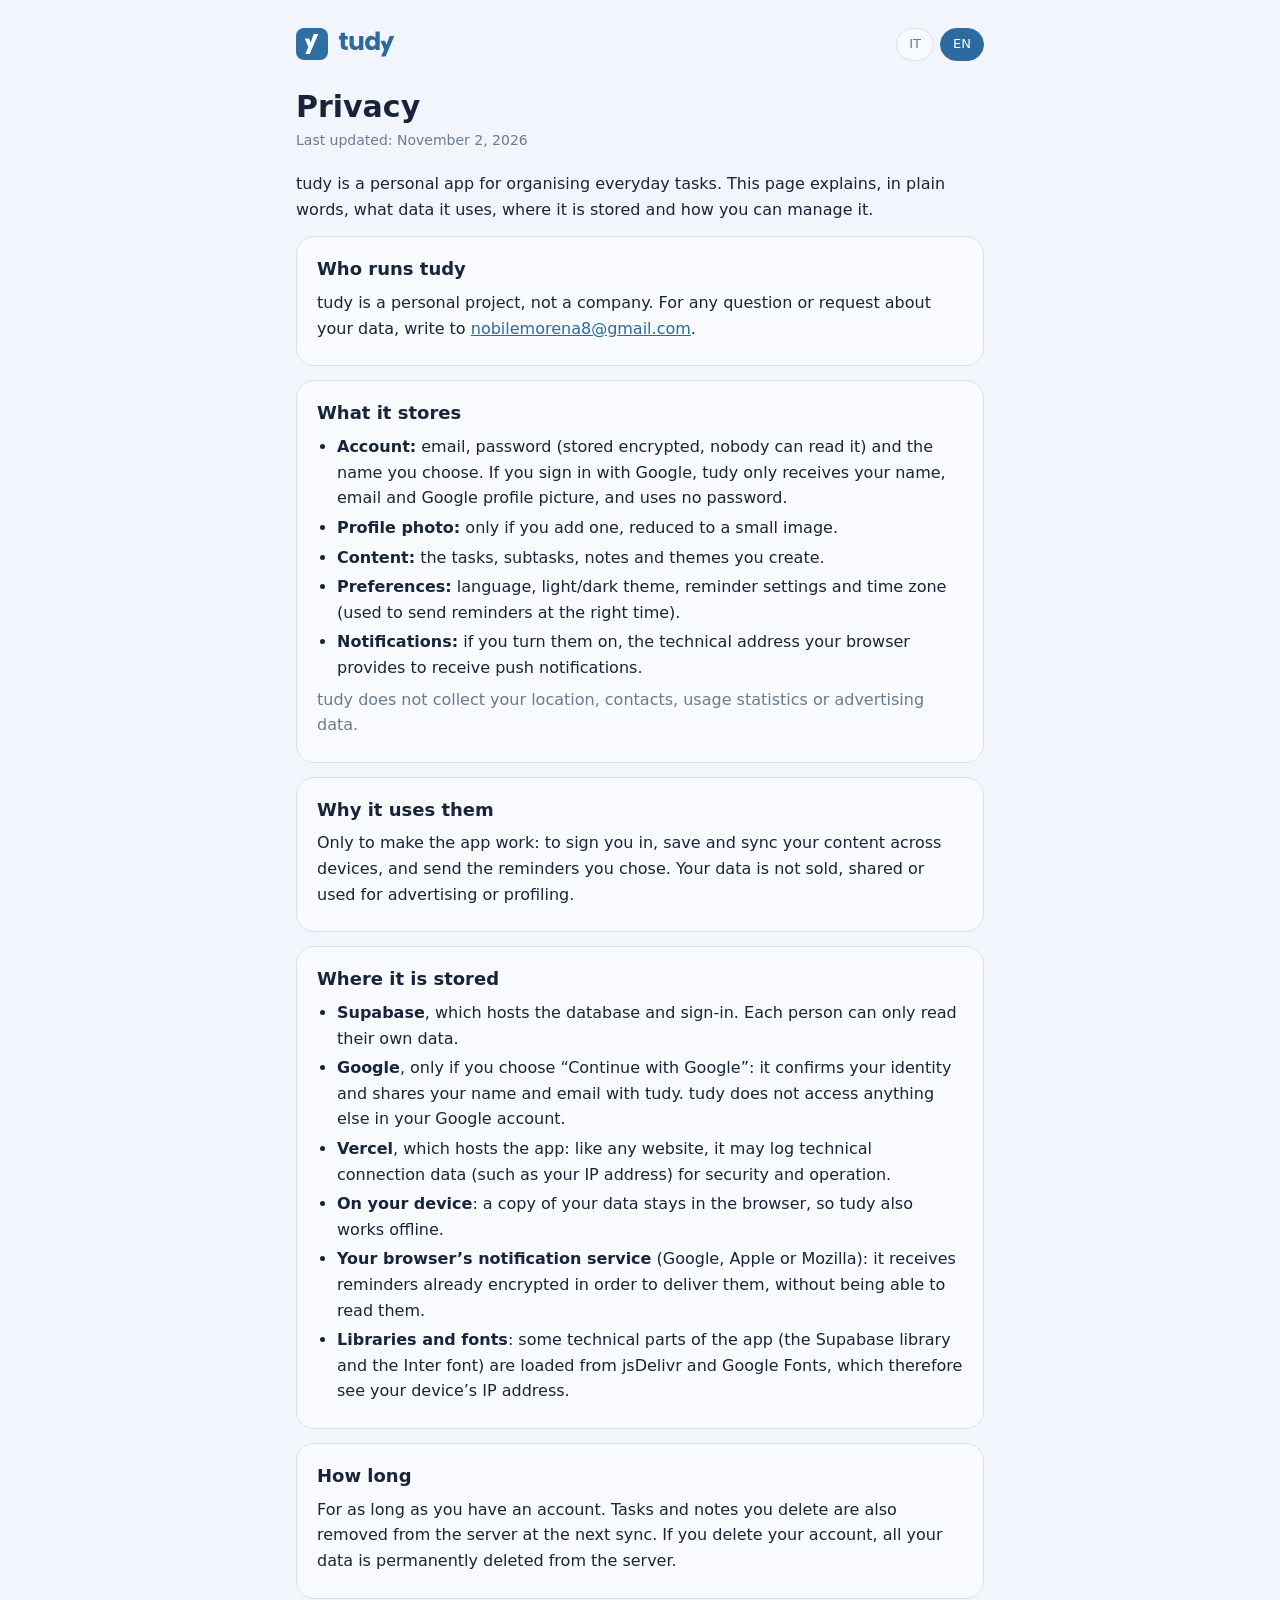
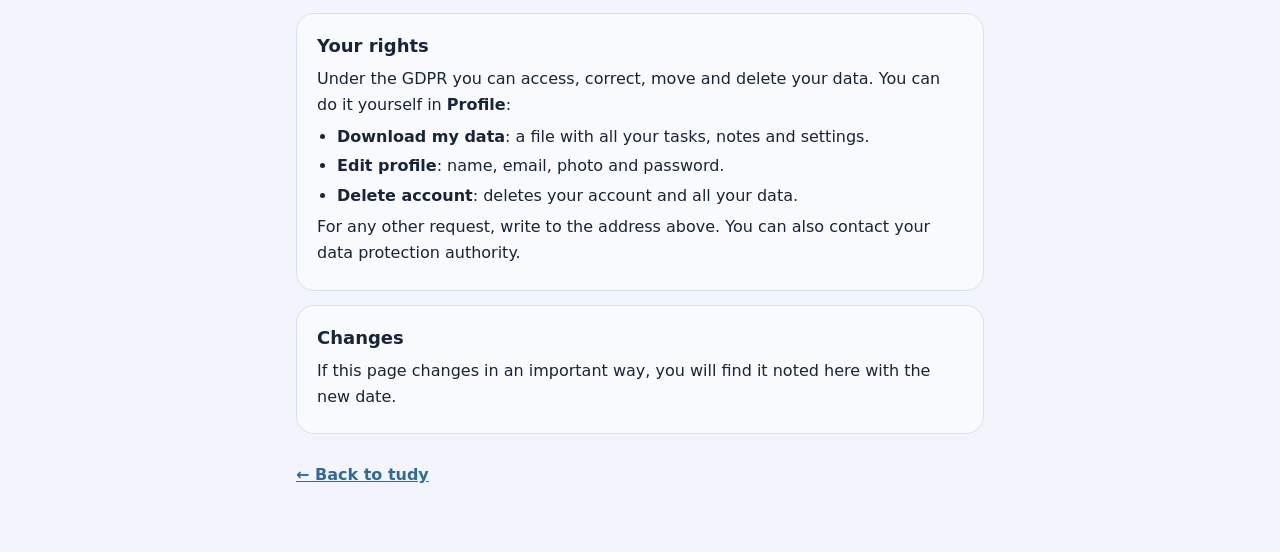
<file: privacy.html>
<!DOCTYPE html>
<html lang="it">
<head>
<meta charset="UTF-8">
<meta name="viewport" content="width=device-width, initial-scale=1, viewport-fit=cover">
<meta name="theme-color" content="#0c1424">
<link rel="icon" type="image/png" sizes="64x64" href="icons/favicon-64.png">
<title>tudy · Privacy</title>
<style>
:root{--bg:#f2f6fc;--sf:#f8fafd;--bd:#d5e1f0;--ac:#2c6aa0;--acs:#2c6aa0;--tx:#17243a;--mu:#6b7a90}
.dark{--bg:#0c1424;--sf:#151c2c;--bd:#1f3a57;--ac:#2f6fa3;--acs:#7fb1dc;--tx:#f2f5fa;--mu:#8a97ab}
*{box-sizing:border-box}
body{margin:0;font:16px/1.6 Inter,system-ui,-apple-system,"Segoe UI",Roboto,sans-serif;background:var(--bg);color:var(--tx)}
main{max-width:720px;margin:0 auto;padding:calc(28px + env(safe-area-inset-top)) 16px 64px}
.top{display:flex;align-items:center;justify-content:space-between;gap:12px}
.logo{display:flex;align-items:center;gap:10px;font-weight:700;font-size:22px;color:var(--acs);text-decoration:none}
.logo svg:first-child{width:32px;height:32px}.logo{position:relative}
.lang{display:flex;gap:6px}
.lang button{border:1px solid var(--bd);background:var(--sf);color:var(--mu);border-radius:999px;padding:5px 12px;font:inherit;font-size:13px;cursor:pointer}
.lang button.on{background:var(--ac);border-color:var(--ac);color:#fff}
h1{font-size:30px;line-height:1.2;margin:28px 0 4px}
.date{color:var(--mu);font-size:14px;margin:0}
.lead{margin:20px 0 8px}
section{background:var(--sf);border:1px solid var(--bd);border-radius:18px;padding:18px 20px;margin-top:14px}
h2{font-size:18px;margin:0 0 6px}
p{margin:6px 0}ul{margin:6px 0;padding-left:20px}li{margin:4px 0}
.mu{color:var(--mu)}a{color:var(--acs)}
.back{display:inline-block;margin-top:28px;font-weight:600}
[data-l]{display:none}html[lang=it] [data-l=it],html[lang=en] [data-l=en]{display:block}
</style>
</head>
<body>
<main>
 <div class="top">
  <a class="logo" href="./"><svg viewBox="0 0 64 64" aria-hidden="true"><rect width="64" height="64" rx="16" fill="#2f6fa3"/><g transform="translate(13.79 39.12) scale(0.04860)"><mask id="pic" maskUnits="userSpaceOnUse" x="-301" y="-858" width="1233" height="1423"><rect x="-301" y="-858" width="1233" height="1423" fill="#fff"/><rect x="-201" y="-758" width="520" height="390" fill="#000"/></mask><path d="M632 -558 282 265H98L226 -19L-1 -558H190L319 -209L447 -558Z" fill="#fff" mask="url(#pic)"/></g></svg><svg viewBox="-20 -760 2282 1045" style="height:26px;width:auto" aria-hidden="true"><defs><mask id="wmp"><rect x="-40" y="-780" width="2342" height="1105" fill="#fff"/><rect x="609" y="-1558" width="1320" height="1190" fill="#000"/></mask></defs><path d="M373 -145V0H286Q193 0 141 -46Q89 -91 89 -194V-416H21V-558H89V-694H260V-558H372V-416H260V-192Q260 -167 272 -156Q284 -145 312 -145Z M999 -558V0H828V-76Q802 -39 758 -16Q713 6 659 6Q595 6 546 -22Q497 -51 470 -105Q443 -159 443 -232V-558H613V-255Q613 -199 642 -168Q671 -137 720 -137Q770 -137 799 -168Q828 -199 828 -255V-558Z M1314 -566Q1369 -566 1414 -543Q1460 -520 1486 -481V-740H1657V0H1486V-80Q1462 -40 1418 -16Q1373 8 1314 8Q1245 8 1189 -28Q1133 -63 1100 -128Q1068 -194 1068 -280Q1068 -366 1100 -431Q1133 -496 1189 -531Q1245 -566 1314 -566ZM1364 -417Q1313 -417 1278 -380Q1242 -344 1242 -280Q1242 -216 1278 -178Q1313 -141 1364 -141Q1415 -141 1450 -178Q1486 -215 1486 -279Q1486 -343 1450 -380Q1415 -417 1364 -417Z" fill="currentColor"/><path d="M2242 -558 1892 265H1708L1836 -19L1609 -558H1800L1929 -209L2057 -558Z" fill="currentColor" mask="url(#wmp)"/></svg><span style="position:absolute;width:1px;height:1px;overflow:hidden;clip:rect(0 0 0 0)">tudy</span></a>
  <div class="lang"><button data-set="it">IT</button><button data-set="en">EN</button></div>
 </div>

 <!-- ===== ITALIANO ===== -->
 <div data-l="it">
  <h1>Privacy</h1>
  <p class="date">Ultimo aggiornamento: 2 novembre 2026</p>
  <p class="lead">tudy è un’app personale per organizzare le attività di ogni giorno. Questa pagina spiega, in modo semplice, quali dati usa, dove sono conservati e come puoi gestirli.</p>
  <section><h2>Chi gestisce tudy</h2><p>tudy è un progetto personale, non un’azienda. Per qualsiasi domanda o richiesta sui tuoi dati scrivi a <a class="contact" href="#"></a>.</p></section>
  <section><h2>Quali dati salva</h2><ul>
   <li><b>Account:</b> email, password (conservata cifrata, nessuno può leggerla) e il nome che scegli. Se entri con Google, tudy riceve da Google solo nome, email e foto del profilo Google, e non usa nessuna password.</li>
   <li><b>Foto profilo:</b> solo se ne aggiungi una, ridotta a un’immagine piccola.</li>
   <li><b>Contenuti:</b> attività, sottoattività, note e temi che crei.</li>
   <li><b>Preferenze:</b> lingua, tema chiaro/scuro, impostazioni degli avvisi e fuso orario (serve a mandare gli avvisi all’ora giusta).</li>
   <li><b>Notifiche:</b> se le attivi, l’indirizzo tecnico che il tuo browser fornisce per ricevere le notifiche push.</li>
  </ul><p class="mu">tudy non raccoglie la tua posizione, i contatti, statistiche di utilizzo o dati per la pubblicità.</p></section>
  <section><h2>Perché li usa</h2><p>Solo per far funzionare l’app: farti accedere, salvare e sincronizzare i tuoi contenuti tra i dispositivi e mandarti gli avvisi che hai scelto. I dati non vengono venduti, ceduti né usati per pubblicità o profilazione.</p></section>
  <section><h2>Dove sono conservati</h2><ul>
   <li><b>Supabase</b>, il servizio che ospita il database e gli accessi. Ogni persona può leggere solo i propri dati.</li>
   <li><b>Google</b>, solo se scegli “Continua con Google”: verifica la tua identità e comunica a tudy nome ed email. tudy non accede a nient’altro del tuo account Google.</li>
   <li><b>Vercel</b>, che ospita l’app: come ogni sito, può registrare dati tecnici di connessione (ad esempio l’indirizzo IP) per sicurezza e funzionamento.</li>
   <li><b>Sul tuo dispositivo</b>: una copia dei dati resta nel browser, così tudy funziona anche offline.</li>
   <li><b>Servizi di notifica</b> del tuo browser (Google, Apple o Mozilla): ricevono gli avvisi già cifrati per consegnarli, senza poterne leggere il contenuto.</li>
   <li><b>Librerie e font</b>: alcune parti tecniche dell’app (la libreria di Supabase e il font Inter) vengono scaricate da jsDelivr e Google Fonts, che vedono quindi l’indirizzo IP del dispositivo.</li>
  </ul></section>
  <section><h2>Per quanto tempo</h2><p>Finché hai un account. Le attività e le note che elimini vengono cancellate anche dal server alla sincronizzazione successiva. Se elimini l’account, tutti i tuoi dati vengono cancellati dal server in modo definitivo.</p></section>
  <section><h2>I tuoi diritti</h2><p>In base al GDPR puoi accedere ai tuoi dati, correggerli, portarli altrove e cancellarli. Lo puoi fare da solo in <b>Profilo</b>:</p><ul>
   <li><b>Scarica i miei dati</b>: un file con tutte le tue attività, note e impostazioni.</li>
   <li><b>Modifica profilo</b>: nome, email, foto e password.</li>
   <li><b>Elimina account</b>: cancella l’account e tutti i dati.</li>
  </ul><p>Per qualsiasi altra richiesta scrivi all’indirizzo indicato sopra. Puoi anche rivolgerti al Garante per la protezione dei dati personali.</p></section>
  <section><h2>Modifiche</h2><p>Se questa pagina cambia in modo importante, lo troverai indicato qui con la nuova data.</p></section>
  <a class="back" href="./">← Torna a tudy</a>
 </div>

 <!-- ===== ENGLISH ===== -->
 <div data-l="en">
  <h1>Privacy</h1>
  <p class="date">Last updated: November 2, 2026</p>
  <p class="lead">tudy is a personal app for organising everyday tasks. This page explains, in plain words, what data it uses, where it is stored and how you can manage it.</p>
  <section><h2>Who runs tudy</h2><p>tudy is a personal project, not a company. For any question or request about your data, write to <a class="contact" href="#"></a>.</p></section>
  <section><h2>What it stores</h2><ul>
   <li><b>Account:</b> email, password (stored encrypted, nobody can read it) and the name you choose. If you sign in with Google, tudy only receives your name, email and Google profile picture, and uses no password.</li>
   <li><b>Profile photo:</b> only if you add one, reduced to a small image.</li>
   <li><b>Content:</b> the tasks, subtasks, notes and themes you create.</li>
   <li><b>Preferences:</b> language, light/dark theme, reminder settings and time zone (used to send reminders at the right time).</li>
   <li><b>Notifications:</b> if you turn them on, the technical address your browser provides to receive push notifications.</li>
  </ul><p class="mu">tudy does not collect your location, contacts, usage statistics or advertising data.</p></section>
  <section><h2>Why it uses them</h2><p>Only to make the app work: to sign you in, save and sync your content across devices, and send the reminders you chose. Your data is not sold, shared or used for advertising or profiling.</p></section>
  <section><h2>Where it is stored</h2><ul>
   <li><b>Supabase</b>, which hosts the database and sign-in. Each person can only read their own data.</li>
   <li><b>Google</b>, only if you choose “Continue with Google”: it confirms your identity and shares your name and email with tudy. tudy does not access anything else in your Google account.</li>
   <li><b>Vercel</b>, which hosts the app: like any website, it may log technical connection data (such as your IP address) for security and operation.</li>
   <li><b>On your device</b>: a copy of your data stays in the browser, so tudy also works offline.</li>
   <li><b>Your browser’s notification service</b> (Google, Apple or Mozilla): it receives reminders already encrypted in order to deliver them, without being able to read them.</li>
   <li><b>Libraries and fonts</b>: some technical parts of the app (the Supabase library and the Inter font) are loaded from jsDelivr and Google Fonts, which therefore see your device’s IP address.</li>
  </ul></section>
  <section><h2>How long</h2><p>For as long as you have an account. Tasks and notes you delete are also removed from the server at the next sync. If you delete your account, all your data is permanently deleted from the server.</p></section>
  <section><h2>Your rights</h2><p>Under the GDPR you can access, correct, move and delete your data. You can do it yourself in <b>Profile</b>:</p><ul>
   <li><b>Download my data</b>: a file with all your tasks, notes and settings.</li>
   <li><b>Edit profile</b>: name, email, photo and password.</li>
   <li><b>Delete account</b>: deletes your account and all your data.</li>
  </ul><p>For any other request, write to the address above. You can also contact your data protection authority.</p></section>
  <section><h2>Changes</h2><p>If this page changes in an important way, you will find it noted here with the new date.</p></section>
  <a class="back" href="./">← Back to tudy</a>
 </div>
</main>
<script>
// Indirizzo per le richieste sulla privacy: cambialo solo qui.
var CONTACT='nobilemorena8@gmail.com';
(function(){var h=document.documentElement,q=new URLSearchParams(location.search).get('lang'),t='dark',l;
 try{var d=JSON.parse(localStorage.getItem('tudy.v2'));if(d){if(d.theme)t=d.theme;l=d.lang}}catch(e){}
 if(!l)l=(navigator.language||'en').slice(0,2)=='it'?'it':'en';if(q=='it'||q=='en')l=q;
 if(!(function(){try{return JSON.parse(localStorage.getItem('tudy.v2')).theme}catch(e){}})()&&matchMedia('(prefers-color-scheme: light)').matches)t='light';
 if(t=='dark')document.body.classList.add('dark');document.querySelector('meta[name=theme-color]').content=t=='dark'?'#0c1424':'#f2f6fc';
 var set=function(x){h.lang=x;document.title='tudy · Privacy';document.querySelectorAll('[data-set]').forEach(function(b){b.classList.toggle('on',b.dataset.set==x)})};set(l);
 document.querySelectorAll('[data-set]').forEach(function(b){b.onclick=function(){set(b.dataset.set)}});
 document.querySelectorAll('.contact').forEach(function(a){a.textContent=CONTACT;a.href='mailto:'+CONTACT})})();
</script>
</body>
</html>
</file>
